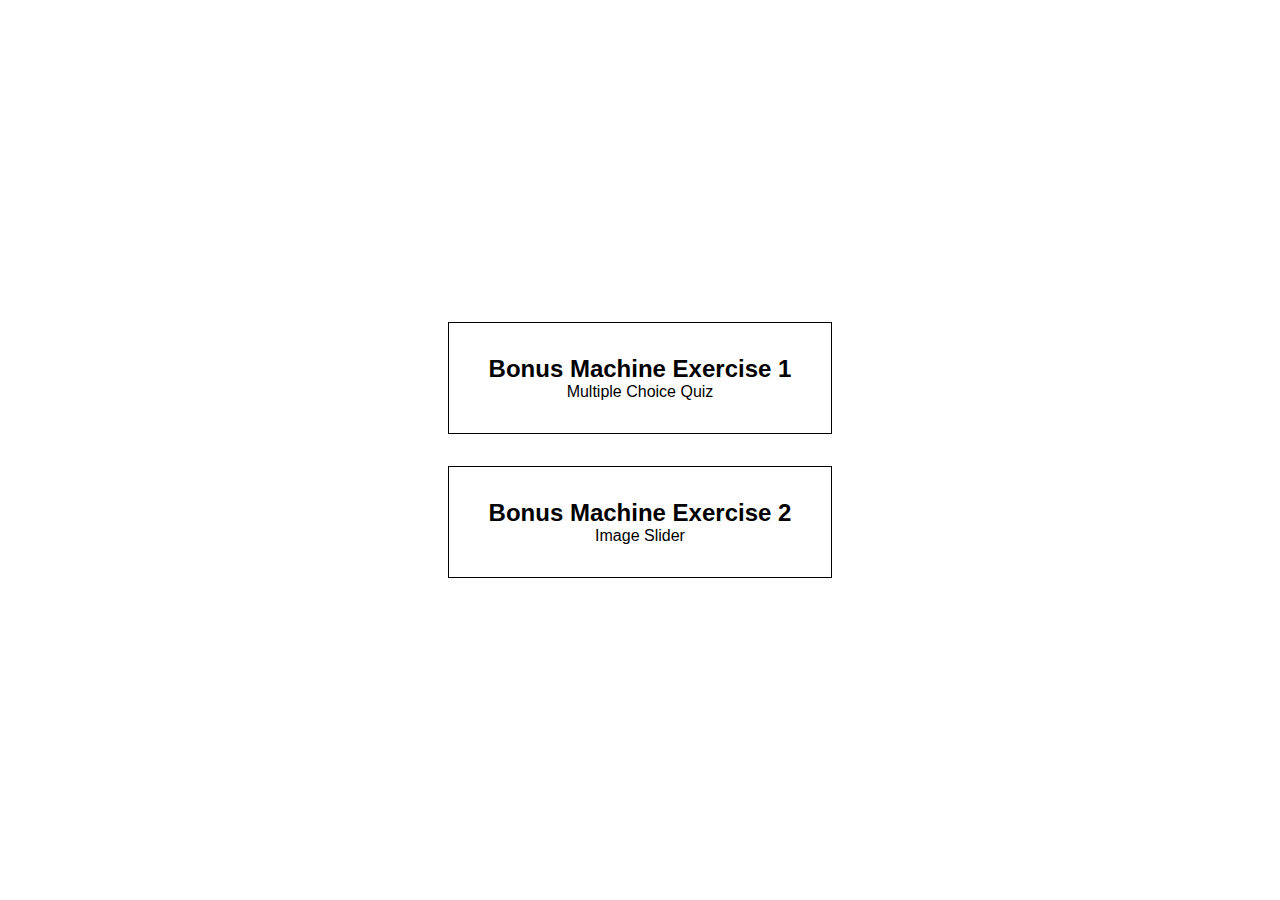
<file: index.html>
<!DOCTYPE html>
<html lang="en">
<head>
  <meta charset="UTF-8">
  <style>
    * {
      margin: 0;
      padding: 0;
      box-sizing: border-box;

      font-family: sans-serif;
    }

    html,
    body {
      height: 100%;
    }

    body {
      display: flex;
      flex-direction: column;
      align-items: center;
      justify-content: center;
    }

    a {
      min-width: 30%;
      
      text-align: center;
      text-decoration: none;
      
      margin: 1rem;
      padding: 2rem;

      color: black;

      border: 1px solid black;
    }

    a:hover {
      color: white;
      background-color: black;
    }
  </style>
  <title>CS11 Bonus Exercises</title>
</head>
<body>
  <a href="./ME1/">
    <h2>Bonus Machine Exercise 1</h2>
    <p>Multiple Choice Quiz</p>
  </a>
  <a href="./ME2/">
    <h2>Bonus Machine Exercise 2</h2>
    <p>Image Slider</p>
  </a>
</body>
</html>
</file>
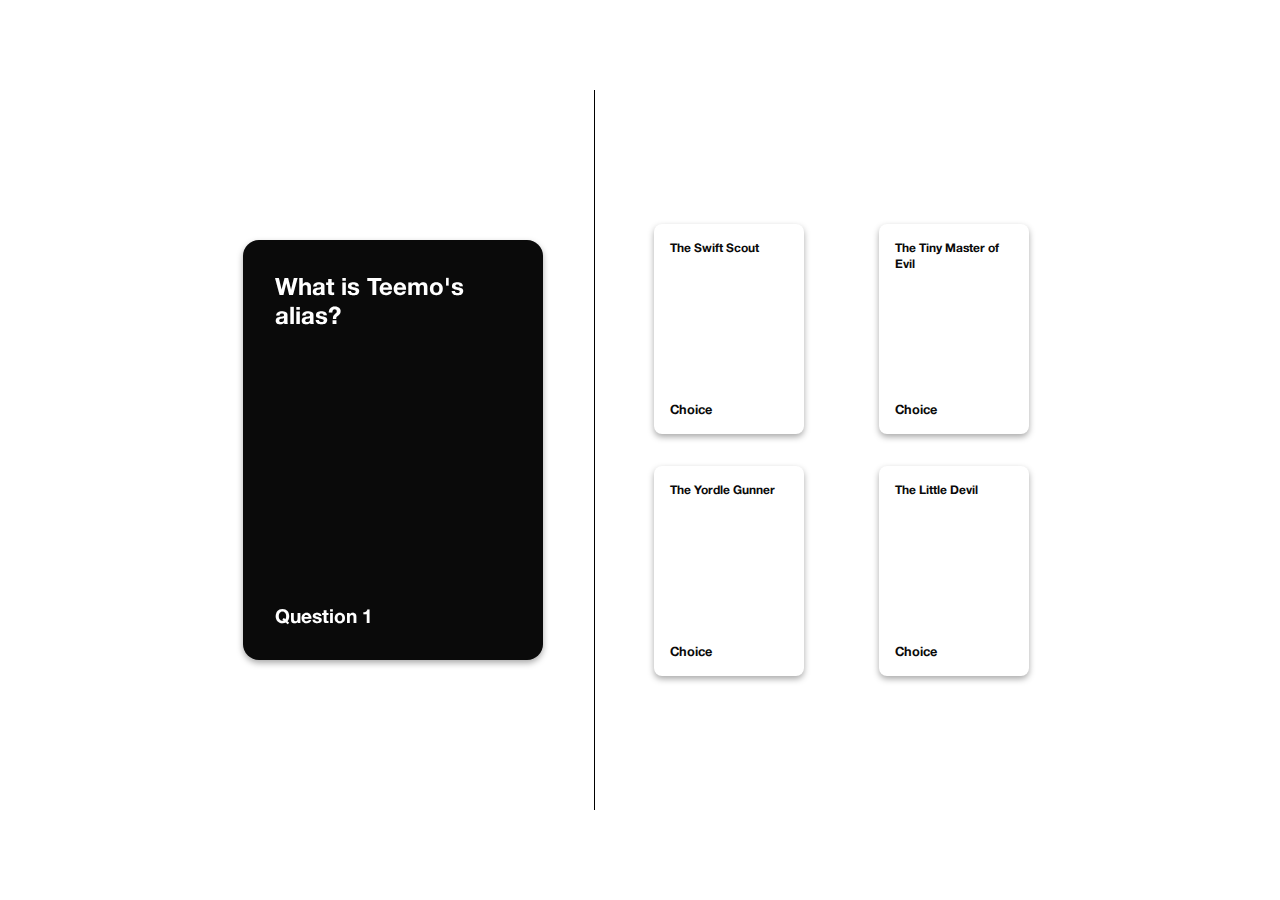
<file: ME1/index.html>
<!DOCTYPE html>
<html lang="en">
<head>
  <meta charset="UTF-8">
  <link rel="stylesheet" href="style.css">
  <script src="script.js"></script>
  <title>Bonus ME 1</title>
</head>
<body>
  <div class="full">
    <div class="wrapper">
      <div class="left content">
        <div class="flip">
          <div class="flip-inner" id="flippy">
            <div class="card-lg front" data-value="1">
              <h1 class="card-lg-title" id="q">What is Teemo's alias?</h1>
              <button type="button" id="re">Retake the Test</button>
            </div>
            <div class="card-lg back">
              <h1 class="card-lg-title" id="a">The Swift Scout</h1>
            </div>
          </div>
        </div>
      </div>
      <div class="content right">
        <form name="foo">
          <input type="radio" name="choices" id="choice1">
          <label for="choice1">
            <div class="card-sm">
              <h2 class="card-sm-title">The Swift Scout</h2>
              <button type="submit">Submit</button>
            </div>
          </label>

          
          <input type="radio" name="choices" id="choice2">
          <label for="choice2">
            <div class="card-sm">
              <h2 class="card-sm-title">The Yordle Gunner</h2>
              <button type="submit">Submit</button>
            </div>
          </label>

          <input type="radio" name="choices" id="choice3">
          <label for="choice3">
            <div class="card-sm">
              <h2 class="card-sm-title">The Little Devil</h2>
              <button type="submit">Submit</button>
            </div>
          </label>

          <input type="radio" name="choices" id="choice4">
          <label for="choice4">
            <div class="card-sm">
              <h2 class="card-sm-title">The Tiny Master of Evil</h2>
              <button type="submit">Submit</button>
            </div>
          </label>
        </form>
      </div>
    </div>
  </div>
</body>
</html>
</file>
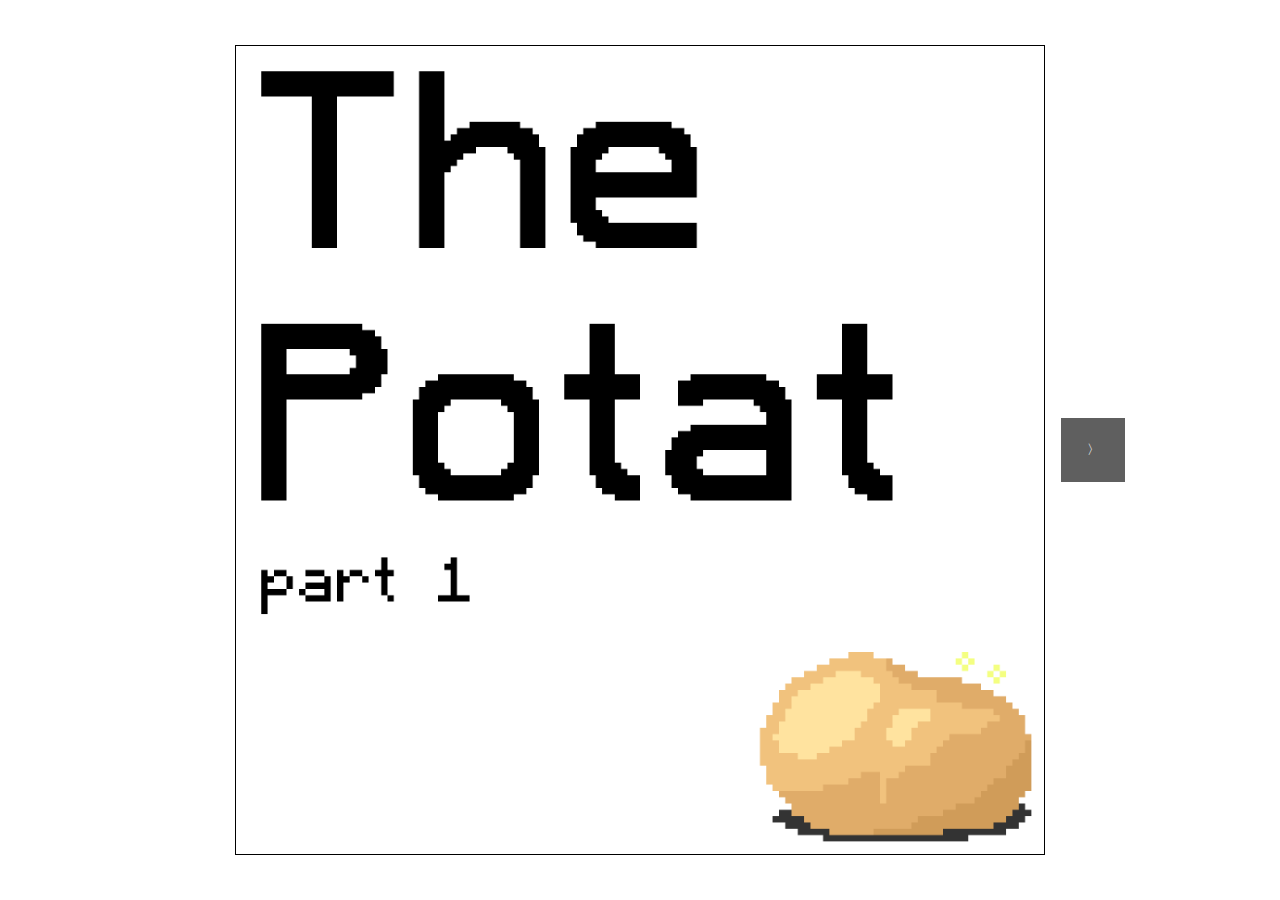
<file: ME2/index.html>
<!DOCTYPE html>
<html lang="en">
<head>
  <meta charset="UTF-8">
  <link rel="stylesheet" href="style.css">
  <script src="script.js" type="text/javascript"></script>
  <title>Bonus ME 2</title>
</head>
<body>
  <div class="container">
    <input type="button" class="arrow prev" value="&#x3008;" onclick="change(-1)">
    <img src="img/Panel 1.png" id="pic" alt="uwu">
    <input type="button" class="arrow next" value="&#x3009;" onclick="change(1)">
  </div>
</body>
</html>
</file>
<file: ME1/style.css>
:root {
  --blek: #0a0a0a;
}

@font-face {
  font-family: "Helvetica Neue Bold";
  src: url("./fonts/HelveticaNeueBold.eot");
  src: url("./fonts/HelveticaNeueBold.eot?#iefix") format("embedded-opentype"),
    url("./fonts/HelveticaNeueBold.otf") format("opentype"),
    url("./fonts/HelveticaNeueBold.svg") format("svg"),
    url("./fonts/HelveticaNeueBold.woff") format("woff"),
    url("./fonts/HelveticaNeueBold.woff2") format("woff2");
  font-weight: normal;
  font-style: normal;
}

*,
*::after {
  margin: 0;
  padding: 0;
  box-sizing: border-box;

  font-family: "Helvetica Neue Bold", serif;
}

html,
body {
  height: 100%;
}

div {
  display: flex;
}

.full {
  height: 100%;
  align-items: center;
  justify-content: center;
}

.wrapper {
  height: 80%;
  width: 70%;
}

.content {
  height: 100%;
  min-width: 400px;

  align-items: center;
}

.left {
  border-right: 1px solid black;
  width: 45%;
  
  justify-content: center;
}

.flip {
  height: 420px;
  width: 300px;

  perspective: 1000px;
}

.flip-inner {
  position: relative;
  width: 100%;
  height: 100%;
  transition: transform 0.8s;
  transform-style: preserve-3d;
}

.front,
.back {
  position: absolute;
  width: 100%;
  height: 100%;
  backface-visibility: hidden;

  flex-direction: column;
}

.back {
  transform: rotateY(180deg);
}

/* .flip:hover .flip-inner {
  transform: rotateY(180deg);
} */

.card-lg {
  padding: 2rem;

  width: 100%;
  height: 100%;

  background-color: var(--blek);
  border-radius: 1rem;
  box-shadow: 0 3px 6px #aaa;
}

.front::after {
  position: absolute;
  content: attr(data-value);
  bottom: 2rem;
  color: white;
  font-size: 1.2em;
}

.card-lg-title {
  color: white;
  font-size: 1.5em;
  user-select: none;

  flex-grow: 1;
}

button[type=button] {
  border: 1px solid white;
  color: white;
  background-color: black;
  padding: 0.5rem;
  z-index: 10;

  display: none;
}

button[type=button]:hover {
  color: black;
  background-color: white;
}

.right {
  width: 55%;
}

form {
  display: flex;
  justify-content: space-evenly;
  flex-wrap: wrap;
}

.card-sm {
  margin: 1rem;
  padding: 1rem;

  height: 210px;
  width: 150px;

  border-radius: 0.5rem;

  box-shadow: 0 3px 6px #aaa;

  flex-grow: 0;
  font-size: 1em;

  position: relative;
  transition: transform 0.3s;

  flex-direction: column;
}

button[type=submit] {
  border: 1px solid black;
  background-color: white;
  padding: 0.5rem;
  z-index: 10;

  display: none;
}

button[type=submit]:hover:enabled {
  background-color: black;
  color: white;
}

.card-sm::after {
  position: absolute;
  content: "Choice";
  bottom: 1rem;
  font-size: 0.8em;
  color: var(--blek);
}

input[type=radio] {
  display: none;
}

.card-sm:hover {
  transform: scale(1.1);
}

input[type=radio]:checked + label > .card-sm {
  box-shadow: 0 3px 6px #777;
}

input[type=radio]:checked + label button {
  display: block;
}

label:nth-of-type(even) > .card-sm:active {
  transition: transform 0.1s;
  transform: scale(1) rotateZ(-8deg);
}

label:nth-of-type(odd) > .card-sm:active {
  transition: transform 0.1s;
  transform: scale(1) rotateZ(8deg);
}

input[type=radio]:checked + label:nth-of-type(even) > .card-sm {
  transform: scale(1.1) rotateZ(-8deg);
}

input[type=radio]:checked + label:nth-of-type(odd) > .card-sm {
  transform: scale(1.1) rotateZ(8deg);
}

.card-sm-title {
  color: var(--blek);
  font-size: 0.75em;
  user-select: none;
  flex-grow: 1;
}

button:focus {
  outline: none;
}
</file>
<file: ME2/style.css>
* {
  margin: 0;
  padding: 0;
  box-sizing: border-box;
}

body {
  height: 100vh;
  display: flex;
  align-items: center;
  justify-content: center;
}

.container {
  border-right: none;
  border-left: none;
  
  display: flex;
  align-items: center;
}

/* @media screen and (orientation: landscape) {
  .container {
    height: 90vh;
    width: 100vh;
  }

  .view {
    width: 90vh !important;
  }
}

@media screen and (orientation: portrait) {
  .container {
    height: 90vw;
    width: 100vw;
  }

  .view {
    width: 90vw !important;
  }
} */

.view {
  overflow: hidden;
  /* height: 100%; */

  border: 1px solid black;
}

.arrow {
  height: 4rem;
  width: 4rem;
  margin: 1rem;

  background-color: #000000a0;
  color: white;
  border: none;
}

.arrow:hover {
  background-color: #000000;
}

.arrow:focus {
  outline: none;
}

.prev {
  visibility: hidden;
}

img {
  border: 1px solid black;
  max-height: 90vh;
  max-width: calc(100vw - 12rem);
}
</file>
